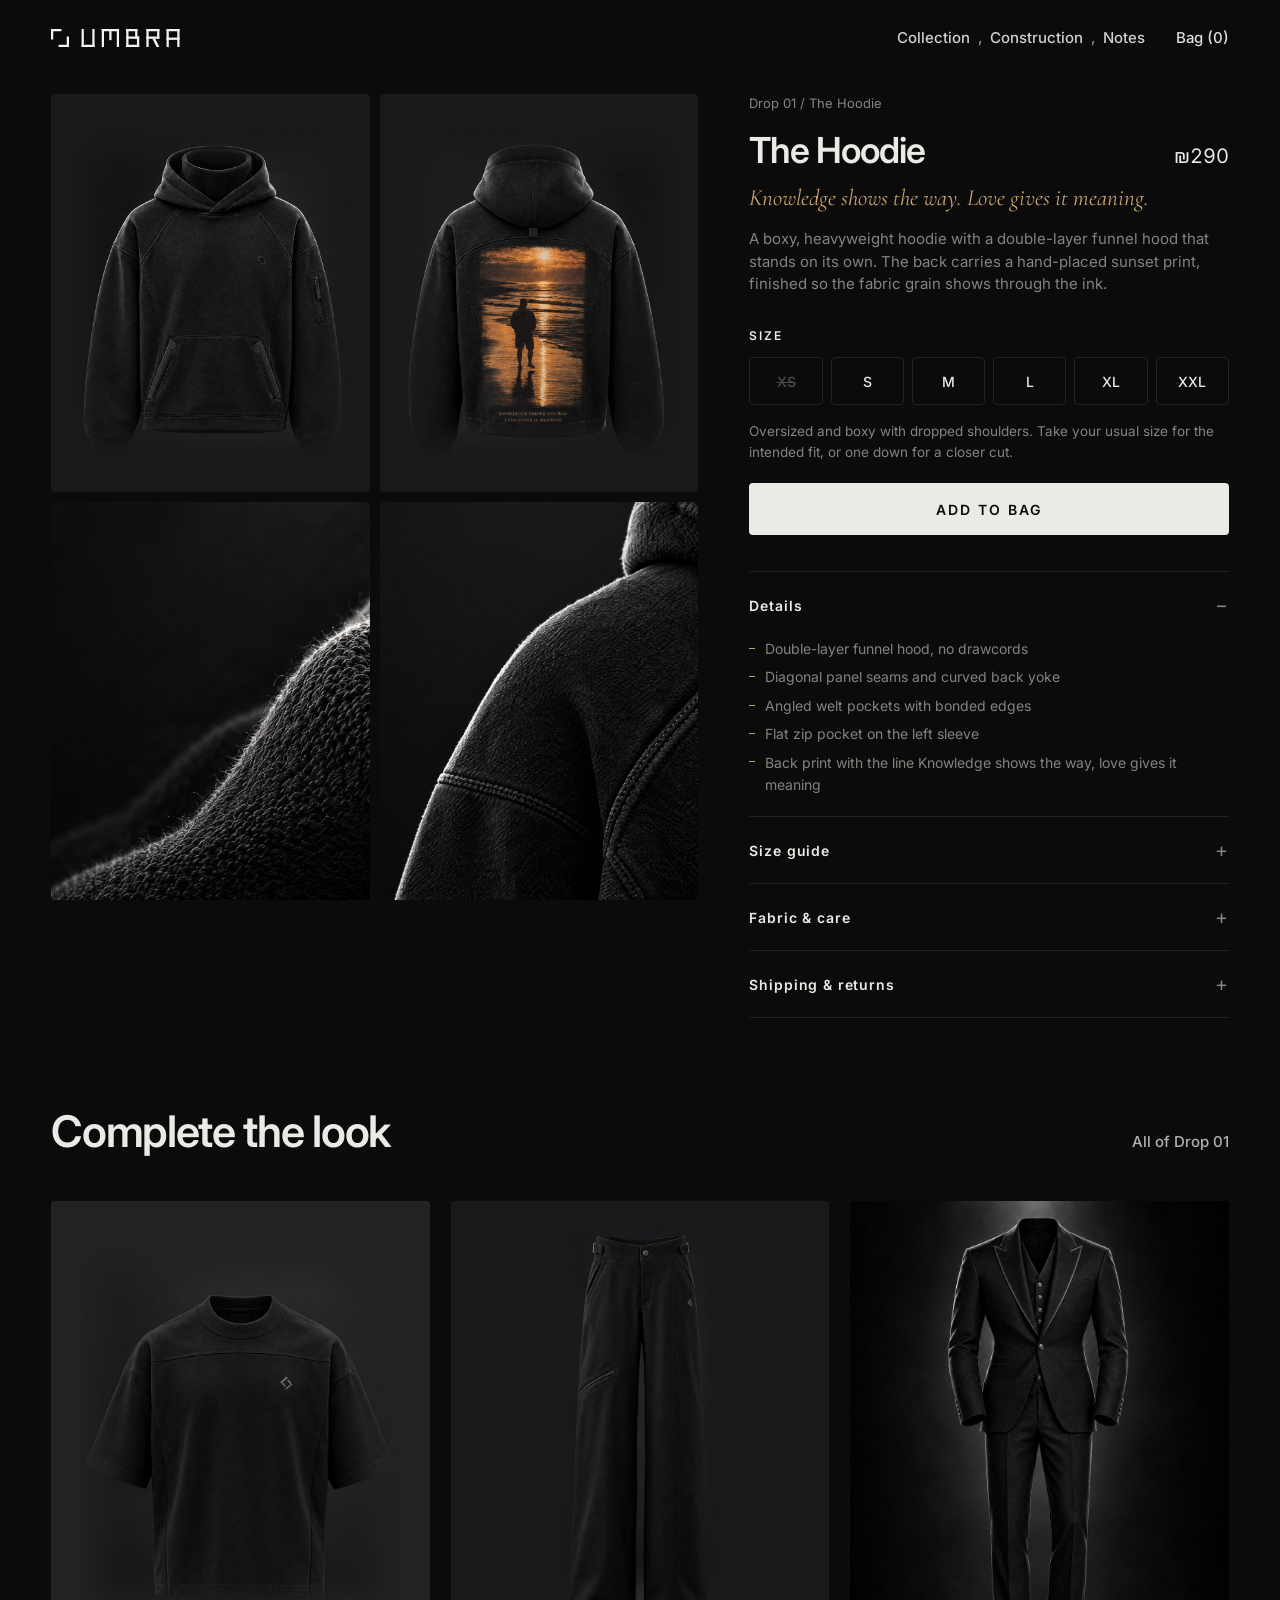
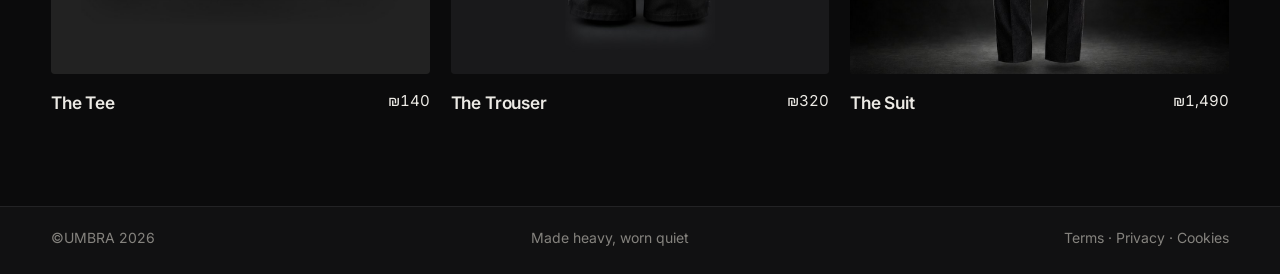
<file: product.html>
<!DOCTYPE html>
<html lang="en">
<head>
<meta charset="UTF-8">
<meta name="viewport" content="width=device-width, initial-scale=1.0">
<title>UMBRA — Drop 01</title>
<meta name="description" content="UMBRA Drop 01: heavyweight garments with architectural seams and quiet gunmetal hardware.">
<meta name="theme-color" content="#0B0B0C">
<link rel="icon" href="assets/logo.svg" type="image/svg+xml">
<link rel="preconnect" href="https://fonts.googleapis.com">
<link rel="preconnect" href="https://fonts.gstatic.com" crossorigin>
<link href="https://fonts.googleapis.com/css2?family=Inter:wght@400;500;600;700&family=Cormorant+Garamond:ital,wght@1,400;1,500&display=swap" rel="stylesheet">
<link rel="stylesheet" href="css/styles.css?v=9">
</head>
<body class="page-product">
<a class="skip-link" href="#main">Skip to content</a>

<!-- ============ HEADER ============ -->
<header class="site-header">
  <a href="index.html" class="wordmark" aria-label="UMBRA, home">
    <svg class="logo" viewBox="0 0 714.0 100.0" fill="currentColor" aria-hidden="true" focusable="false"><path d="M0.00 0.00 L58.00 0.00 L58.00 12.50 L12.50 12.50 L12.50 58.00 L0.00 58.00 Z"/><path d="M100.00 100.00 L42.00 100.00 L42.00 87.50 L87.50 87.50 L87.50 42.00 L100.00 42.00 Z"/><path d="M170.00 0.00 L182.50 0.00 L182.50 100.00 L170.00 100.00 Z"/><path d="M229.50 0.00 L242.00 0.00 L242.00 100.00 L229.50 100.00 Z"/><path d="M170.00 87.50 L242.00 87.50 L242.00 100.00 L170.00 100.00 Z"/><path d="M282.00 0.00 L294.50 0.00 L294.50 100.00 L282.00 100.00 Z"/><path d="M365.50 0.00 L378.00 0.00 L378.00 100.00 L365.50 100.00 Z"/><path d="M282.00 0.00 L378.00 0.00 L378.00 12.50 L282.00 12.50 Z"/><path d="M323.75 0.00 L336.25 0.00 L336.25 62.00 L323.75 62.00 Z"/><path d="M418.00 0.00 L430.50 0.00 L430.50 100.00 L418.00 100.00 Z"/><path d="M418.00 0.00 L480.00 0.00 L480.00 12.50 L418.00 12.50 Z"/><path d="M467.50 0.00 L480.00 0.00 L480.00 54.25 L467.50 54.25 Z"/><path d="M418.00 41.75 L490.00 41.75 L490.00 54.25 L418.00 54.25 Z"/><path d="M477.50 41.75 L490.00 41.75 L490.00 100.00 L477.50 100.00 Z"/><path d="M418.00 87.50 L490.00 87.50 L490.00 100.00 L418.00 100.00 Z"/><path d="M530.00 0.00 L542.50 0.00 L542.50 100.00 L530.00 100.00 Z"/><path d="M530.00 0.00 L602.00 0.00 L602.00 12.50 L530.00 12.50 Z"/><path d="M589.50 0.00 L602.00 0.00 L602.00 54.25 L589.50 54.25 Z"/><path d="M530.00 41.75 L602.00 41.75 L602.00 54.25 L530.00 54.25 Z"/><path d="M563.50 54.25 L579.12 54.25 L602.00 100.00 L586.38 100.00 Z"/><path d="M642.00 0.00 L654.50 0.00 L654.50 100.00 L642.00 100.00 Z"/><path d="M701.50 0.00 L714.00 0.00 L714.00 100.00 L701.50 100.00 Z"/><path d="M642.00 0.00 L714.00 0.00 L714.00 12.50 L642.00 12.50 Z"/><path d="M642.00 47.75 L714.00 47.75 L714.00 60.25 L642.00 60.25 Z"/></svg><span class="visually-hidden">UMBRA</span>
  </a>
  <div class="header-right">
    <nav class="main-nav" aria-label="Primary">
      <a href="index.html#work">Collection</a><span class="sep">,</span>
      <a href="index.html#construction">Construction</a><span class="sep">,</span>
      <a href="index.html#updates">Notes</a>
    </nav>
    <button class="bag-btn" type="button" data-open-bag aria-label="Open bag">Bag (<span data-bag-count>0</span>)</button>
  </div>
</header>

<main id="main">

<!-- ============ PRODUCT ============ -->
<section class="pdp" id="pdp">
  <div class="pdp-media">
    <div class="pdp-gallery" id="pdpGallery" tabindex="0" aria-label="Product images, scroll to see more"></div>
    <div class="pdp-dots" id="pdpDots" aria-hidden="true"></div>
  </div>

  <div class="pdp-info">
    <p class="pdp-crumb"><a href="index.html#work">Drop 01</a> <span aria-hidden="true">/</span> <span id="pdpCrumb"></span></p>
    <div class="pdp-title-row">
      <h1 class="pdp-name" id="pdpName">Loading…</h1>
      <p class="pdp-price" id="pdpPrice"></p>
    </div>
    <p class="pdp-tagline" id="pdpTagline"></p>
    <p class="pdp-desc" id="pdpDesc"></p>

    <form class="pdp-form" id="pdpForm" novalidate>
      <fieldset class="size-field">
        <legend class="size-legend">Size <span class="size-chosen" id="sizeChosen"></span></legend>
        <div class="size-grid" id="sizeGrid"></div>
      </fieldset>
      <p class="pdp-fit" id="pdpFit"></p>
      <p class="form-error" id="sizeError" role="alert" hidden>Choose a size first.</p>
      <button class="btn btn-primary btn-wide" type="submit" id="addBtn">Add to bag</button>
    </form>

    <div class="pdp-acc">
      <details open>
        <summary>Details</summary>
        <ul class="pdp-list" id="pdpDetails"></ul>
      </details>
      <details>
        <summary>Size guide</summary>
        <div class="size-guide" id="sizeGuide"></div>
      </details>
      <details>
        <summary>Fabric &amp; care</summary>
        <p id="pdpFabric"></p>
      </details>
      <details>
        <summary>Shipping &amp; returns</summary>
        <p>Free shipping on orders over ₪500. Delivered in 2–5 working days within Israel. Returns accepted within 30 days, unworn and with tags attached.</p>
      </details>
    </div>
  </div>
</section>

<noscript><p class="pdp-noscript">This page needs JavaScript to show the product. <a href="index.html#work">Back to the collection</a>.</p></noscript>

<!-- ============ COMPLETE THE LOOK ============ -->
<section class="work pdp-more" aria-labelledby="moreTitle">
  <div class="section-head">
    <h2 class="section-title" id="moreTitle">Complete the look</h2>
    <a href="index.html#work" class="view-all">All of Drop 01</a>
  </div>
  <div class="product-grid product-grid-2" id="moreGrid"></div>
</section>

</main>

<!-- ============ FOOTER ============ -->
<footer class="site-footer" id="footer">
  <div class="footer-bottom">
    <p>©UMBRA 2026</p>
    <p>Made heavy, worn quiet</p>
    <p><a href="#">Terms</a> · <a href="#">Privacy</a> · <a href="#">Cookies</a></p>
  </div>
</footer>

<script src="js/products.js?v=9"></script>
<script src="js/shop-config.js?v=9"></script>
<script src="js/shopify.js?v=9"></script>
<script src="js/paypal.js?v=9"></script>
<script src="js/cart.js?v=9"></script>
<script src="js/product.js?v=9"></script>
</body>
</html>
</file>
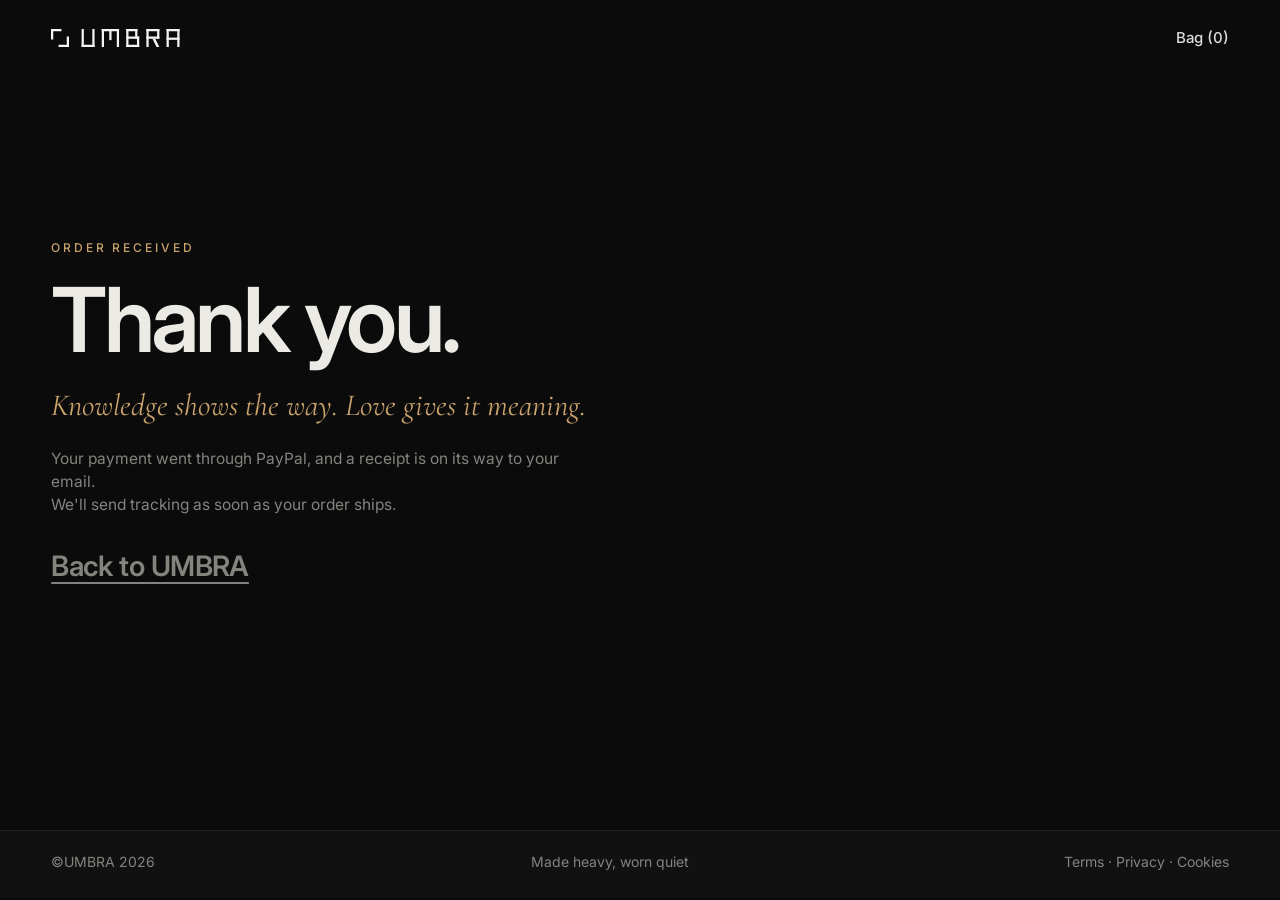
<file: thank-you.html>
<!DOCTYPE html>
<html lang="en">
<head>
<meta charset="UTF-8">
<meta name="viewport" content="width=device-width, initial-scale=1.0">
<title>Thank you — UMBRA</title>
<meta name="robots" content="noindex">
<meta name="theme-color" content="#0B0B0C">
<link rel="icon" href="assets/logo.svg" type="image/svg+xml">
<link rel="preconnect" href="https://fonts.googleapis.com">
<link rel="preconnect" href="https://fonts.gstatic.com" crossorigin>
<link href="https://fonts.googleapis.com/css2?family=Inter:wght@400;500;600;700&family=Cormorant+Garamond:ital,wght@1,400;1,500&display=swap" rel="stylesheet">
<link rel="stylesheet" href="css/styles.css?v=9">
</head>
<body class="page-product">
<a class="skip-link" href="#main">Skip to content</a>

<header class="site-header">
  <a href="index.html" class="wordmark" aria-label="UMBRA, home">
    <svg class="logo" viewBox="0 0 714.0 100.0" fill="currentColor" aria-hidden="true" focusable="false"><path d="M0.00 0.00 L58.00 0.00 L58.00 12.50 L12.50 12.50 L12.50 58.00 L0.00 58.00 Z"/><path d="M100.00 100.00 L42.00 100.00 L42.00 87.50 L87.50 87.50 L87.50 42.00 L100.00 42.00 Z"/><path d="M170.00 0.00 L182.50 0.00 L182.50 100.00 L170.00 100.00 Z"/><path d="M229.50 0.00 L242.00 0.00 L242.00 100.00 L229.50 100.00 Z"/><path d="M170.00 87.50 L242.00 87.50 L242.00 100.00 L170.00 100.00 Z"/><path d="M282.00 0.00 L294.50 0.00 L294.50 100.00 L282.00 100.00 Z"/><path d="M365.50 0.00 L378.00 0.00 L378.00 100.00 L365.50 100.00 Z"/><path d="M282.00 0.00 L378.00 0.00 L378.00 12.50 L282.00 12.50 Z"/><path d="M323.75 0.00 L336.25 0.00 L336.25 62.00 L323.75 62.00 Z"/><path d="M418.00 0.00 L430.50 0.00 L430.50 100.00 L418.00 100.00 Z"/><path d="M418.00 0.00 L480.00 0.00 L480.00 12.50 L418.00 12.50 Z"/><path d="M467.50 0.00 L480.00 0.00 L480.00 54.25 L467.50 54.25 Z"/><path d="M418.00 41.75 L490.00 41.75 L490.00 54.25 L418.00 54.25 Z"/><path d="M477.50 41.75 L490.00 41.75 L490.00 100.00 L477.50 100.00 Z"/><path d="M418.00 87.50 L490.00 87.50 L490.00 100.00 L418.00 100.00 Z"/><path d="M530.00 0.00 L542.50 0.00 L542.50 100.00 L530.00 100.00 Z"/><path d="M530.00 0.00 L602.00 0.00 L602.00 12.50 L530.00 12.50 Z"/><path d="M589.50 0.00 L602.00 0.00 L602.00 54.25 L589.50 54.25 Z"/><path d="M530.00 41.75 L602.00 41.75 L602.00 54.25 L530.00 54.25 Z"/><path d="M563.50 54.25 L579.12 54.25 L602.00 100.00 L586.38 100.00 Z"/><path d="M642.00 0.00 L654.50 0.00 L654.50 100.00 L642.00 100.00 Z"/><path d="M701.50 0.00 L714.00 0.00 L714.00 100.00 L701.50 100.00 Z"/><path d="M642.00 0.00 L714.00 0.00 L714.00 12.50 L642.00 12.50 Z"/><path d="M642.00 47.75 L714.00 47.75 L714.00 60.25 L642.00 60.25 Z"/></svg><span class="visually-hidden">UMBRA</span>
  </a>
  <div class="header-right">
    <button class="bag-btn" type="button" data-open-bag aria-label="Open bag">Bag (<span data-bag-count>0</span>)</button>
  </div>
</header>

<main id="main" class="thanks">
  <p class="eyebrow">Order received</p>
  <h1 class="thanks-title">Thank you.</h1>
  <p class="thanks-quote">Knowledge shows the way. Love gives it meaning.</p>
  <p class="thanks-copy">Your payment went through PayPal, and a receipt is on its way to your email.<br>
    We'll send tracking as soon as your order ships.</p>
  <p class="thanks-ref" id="orderRef" hidden>Order reference: <strong></strong></p>
  <a href="index.html" class="cta-link">Back to UMBRA</a>
</main>

<footer class="site-footer">
  <div class="footer-bottom">
    <p>©UMBRA 2026</p>
    <p>Made heavy, worn quiet</p>
    <p><a href="#">Terms</a> · <a href="#">Privacy</a> · <a href="#">Cookies</a></p>
  </div>
</footer>

<script src="js/products.js?v=9"></script>
<script src="js/shop-config.js?v=9"></script>
<script src="js/cart.js?v=9"></script>
<script>
  // Paid: empty the bag and show the order reference PayPal sent back
  (function () {
    var ref = new URLSearchParams(location.search).get("order");
    if (ref && /^UMB-[\w-]+$/.test(ref)) {
      var el = document.getElementById("orderRef");
      el.querySelector("strong").textContent = ref;
      el.hidden = false;
      if (window.UMBRA_BAG) window.UMBRA_BAG.clear();
    }
  })();
</script>
</body>
</html>
</file>
<file: css/styles.css>
/* ============================================================
   UMBRA — Drop 01
   Dark luxury streetwear landing, built on the ORBE editorial layout
   ============================================================ */

:root{
  --bg:#0B0B0C;
  --bg-soft:#111112;
  --surface:#151516;
  --line:#232325;
  --ink:#ECEAE5;
  --grey:#85837E;
  --grey-light:#2C2C2E;   /* unlit words in the scroll-fill text */
  --white:#FFFFFF;
  --accent:#C9A36B;       /* sunset sand from the hoodie print */
  --gunmetal:#8C8F93;
  --radius:4px;
  --font:"Inter",Helvetica,Arial,sans-serif;
  --serif:"Cormorant Garamond",Georgia,serif;
  --gutter:clamp(20px,4vw,64px);
  --header-h:76px;
}

*,*::before,*::after{box-sizing:border-box;margin:0;padding:0}
html{scroll-behavior:smooth}
body{
  font-family:var(--font);
  background:var(--bg);
  color:var(--ink);
  line-height:1.5;
  overflow-x:hidden;
  -webkit-font-smoothing:antialiased;
}
img{display:block;max-width:100%}
a{color:inherit;text-decoration:none}
ul{list-style:none}
button{font:inherit;color:inherit;background:none;border:0;cursor:pointer}

.visually-hidden{position:absolute;width:1px;height:1px;clip-path:inset(50%);overflow:hidden;white-space:nowrap}
.skip-link{position:fixed;top:-60px;left:16px;z-index:300;background:var(--ink);color:var(--white);padding:10px 18px;transition:top .2s}
.skip-link:focus{top:12px}
:focus-visible{outline:3px solid var(--accent);outline-offset:2px}

/* ---------------- Header (blend-adaptive) ---------------- */
.site-header{
  position:fixed;inset:0 0 auto 0;z-index:100;
  height:var(--header-h);
  display:flex;align-items:center;justify-content:space-between;
  padding:0 var(--gutter);
  mix-blend-mode:difference;
  color:var(--white);
}
.wordmark{
  display:inline-flex;align-items:center;gap:10px;
  font-weight:600;font-size:17px;letter-spacing:.32em;
}
.wordmark .logo{display:block;height:18px;width:auto;flex:none}
.footer-wordmark .logo{height:22px}
.main-nav{display:flex;gap:8px;font-size:15px;font-weight:500}
.main-nav .sep{opacity:.6}
.main-nav a{opacity:.85;transition:opacity .25s}
.main-nav a:hover{opacity:1;text-decoration:underline;text-underline-offset:4px}

/* ---------------- Hero ---------------- */
.hero{position:relative;height:100vh;height:100svh;overflow:hidden;background:var(--bg)}
.hero-slides{position:absolute;inset:0}
.hero-slide{
  position:absolute;inset:0;
  opacity:0;visibility:hidden;
  transition:opacity 1.1s cubic-bezier(.4,0,.2,1), visibility 0s linear 1.1s;
}
.hero-slide.is-active{opacity:1;visibility:visible;transition:opacity 1.1s cubic-bezier(.4,0,.2,1)}
.hero-slide img,.hero-slide video{position:absolute;inset:0;width:100%;height:100%;object-fit:cover}
.hero-slide::after{
  content:"";position:absolute;inset:0;
  background:linear-gradient(90deg,rgba(0,0,0,.62) 0%,rgba(0,0,0,.18) 45%,transparent 70%),
             linear-gradient(0deg,rgba(0,0,0,.55) 0%,transparent 40%);
}
.hero-copy{
  position:absolute;z-index:2;
  left:var(--gutter);right:var(--gutter);bottom:22%;
}
.hero-eyebrow{
  margin-bottom:clamp(14px,2vh,22px);
  font-size:12px;font-weight:500;letter-spacing:.24em;text-transform:uppercase;
  color:var(--accent);
}
.hero-headline{
  font-size:clamp(38px,4.6vw,76px);
  font-weight:600;letter-spacing:-0.03em;line-height:1.04;
  color:var(--white);
  max-width:16ch;
}
.hero-headline em{font-family:var(--serif);font-weight:400;font-style:italic;letter-spacing:-0.01em;color:var(--accent)}
.hero-thumbs{
  position:absolute;z-index:3;
  left:var(--gutter);bottom:clamp(24px,4vh,44px);
  display:flex;gap:10px;
}
.hero-thumb{
  width:64px;height:44px;border-radius:var(--radius);overflow:hidden;
  opacity:.55;outline:2px solid transparent;outline-offset:2px;
  transition:opacity .3s, outline-color .3s;
  padding:0;
}
.hero-thumb img{width:100%;height:100%;object-fit:cover}
.hero-thumb.is-active{opacity:1;outline-color:var(--white)}
.hero-counter{
  position:absolute;z-index:3;
  right:var(--gutter);bottom:clamp(24px,4vh,44px);
  color:var(--white);
  font-size:15px;font-weight:500;letter-spacing:.06em;
}

/* ---------------- Statement (word fill scrub) ---------------- */
.statement{
  padding:clamp(110px,16vh,200px) var(--gutter);
  background:var(--bg);
}
.fill-text{
  margin-left:auto;
  max-width:62%;
  font-size:clamp(30px,3.6vw,58px);
  font-weight:600;letter-spacing:-0.025em;line-height:1.14;
}
.fill-text .fw{color:var(--grey-light);transition:color .3s linear}
.eyebrow{
  max-width:62%;margin:0 0 clamp(18px,3vh,28px) auto;
  font-size:12px;font-weight:500;letter-spacing:.24em;text-transform:uppercase;
  color:var(--accent);
}

/* ---------------- Collection ---------------- */
.work{padding:clamp(48px,7vh,90px) var(--gutter) clamp(80px,10vh,140px);background:var(--bg)}
.product-grid{
  display:grid;grid-template-columns:repeat(4,1fr);
  gap:clamp(14px,1.6vw,26px);
}
.product-media{
  position:relative;display:block;
  aspect-ratio:4/5;overflow:hidden;
  border-radius:var(--radius);
  background:var(--surface);
}
.product-media img{
  position:absolute;inset:0;width:100%;height:100%;object-fit:cover;
  transition:opacity .7s cubic-bezier(.4,0,.2,1), transform 1.2s cubic-bezier(.2,.6,.2,1);
}
.product-media .img-back{opacity:0}
.product-card:hover .img-back,.product-media:focus-visible .img-back{opacity:1}
.product-card:hover .img-front,.product-media:focus-visible .img-front{opacity:0}
.product-card:hover .product-media img{transform:scale(1.03)}
.product-tag{
  position:absolute;top:14px;left:14px;z-index:2;
  padding:5px 10px;border:1px solid rgba(201,163,107,.5);border-radius:999px;
  font-size:11px;letter-spacing:.14em;text-transform:uppercase;color:var(--accent);
  background:rgba(11,11,12,.55);
}
.product-info{
  display:grid;grid-template-columns:1fr auto;gap:4px 16px;
  padding-top:16px;
}
.product-name{font-size:clamp(17px,1.35vw,21px);font-weight:600;letter-spacing:-0.01em}
.product-price{font-size:15px;color:var(--ink);font-variant-numeric:tabular-nums}
.product-meta{grid-column:1/-1;font-size:13.5px;color:var(--grey);line-height:1.5}
.section-head{
  display:flex;align-items:baseline;justify-content:space-between;
  margin-bottom:clamp(28px,4vh,48px);
}
.section-title{
  font-size:clamp(30px,3.4vw,56px);
  font-weight:600;letter-spacing:-0.03em;
}
.view-all{font-size:15px;font-weight:500;opacity:.75;transition:opacity .25s}
.view-all:hover{opacity:1;text-decoration:underline;text-underline-offset:4px}
/* ---------------- Capabilities (pinned) ---------------- */
.capabilities{position:relative}
.cap-pin{
  position:relative;height:100vh;height:100svh;overflow:hidden;
  background:#111;
}
.cap-bgs{position:absolute;inset:0}
.cap-bg{
  position:absolute;inset:0;width:100%;height:100%;object-fit:cover;
  opacity:0;transform:scale(1.08);
  transition:opacity .8s cubic-bezier(.4,0,.2,1), transform 1.4s cubic-bezier(.2,.6,.2,1);
}
.cap-bg.is-active{opacity:1;transform:scale(1)}
.cap-scrim{position:absolute;inset:0;background:linear-gradient(90deg,rgba(0,0,0,.55),rgba(0,0,0,.25) 60%,rgba(0,0,0,.45))}
.cap-label{
  position:absolute;top:clamp(88px,12vh,120px);left:var(--gutter);z-index:2;
  color:var(--white);font-size:15px;font-weight:500;letter-spacing:.02em;
  display:flex;align-items:center;gap:14px;
}
.cap-line{display:inline-block;width:56px;height:1px;background:rgba(255,255,255,.6)}
.cap-list{
  position:absolute;z-index:2;
  right:var(--gutter);bottom:clamp(48px,9vh,96px);
  text-align:right;
  display:grid;gap:clamp(4px,1vh,10px);
}
.cap-list li{
  font-size:clamp(40px,5.4vw,88px);
  font-weight:600;letter-spacing:-0.03em;line-height:1.02;
  color:rgba(255,255,255,.28);
  transition:color .45s cubic-bezier(.4,0,.2,1), transform .45s cubic-bezier(.4,0,.2,1);
}
.cap-list li.is-active{color:var(--white);transform:translateX(-14px)}

/* ---------------- Latest updates ---------------- */
.updates{padding:clamp(80px,11vh,150px) 0 clamp(80px,11vh,150px) var(--gutter);background:var(--bg)}
.updates .section-head{padding-right:var(--gutter)}
.carousel-btns{display:flex;gap:10px}
.car-btn{
  width:46px;height:46px;border-radius:50%;
  border:1.5px solid var(--ink);
  display:grid;place-items:center;
  transition:background .25s,color .25s,opacity .25s;
}
.car-btn:hover{background:var(--ink);color:var(--bg)}
.car-btn:disabled{opacity:.3;pointer-events:none}
.updates-viewport{overflow:hidden}
.updates-track{
  display:flex;gap:clamp(16px,1.8vw,28px);
  transition:transform .8s cubic-bezier(.2,.6,.2,1);
  will-change:transform;
}
.update-card{flex:0 0 calc((100% - 2 * clamp(16px,1.8vw,28px)) / 3);min-width:0}
.update-media{border-radius:var(--radius);overflow:hidden;aspect-ratio:4/3;margin-bottom:16px}
.update-media img{width:100%;height:100%;object-fit:cover;transition:transform 1s cubic-bezier(.2,.6,.2,1)}
.update-card:hover .update-media img{transform:scale(1.045)}
.update-meta{font-size:13.5px;color:var(--grey);margin-bottom:6px}
.update-title{font-size:clamp(17px,1.35vw,21px);font-weight:600;letter-spacing:-0.015em;line-height:1.25;max-width:26ch}

/* ---------------- CTA ---------------- */
.cta{
  padding:clamp(110px,16vh,200px) var(--gutter) clamp(80px,10vh,130px);
  background:var(--bg);
  text-align:left;
}
.cta .fill-text{margin-left:0;max-width:80%}
.fill-text.quote{
  font-family:var(--serif);font-style:italic;font-weight:400;
  font-size:clamp(38px,5vw,84px);letter-spacing:-0.01em;line-height:1.05;
}
.cta-link{
  display:inline-block;margin-top:clamp(28px,4vh,44px);
  font-size:clamp(22px,2.2vw,34px);font-weight:600;letter-spacing:-0.02em;
  color:var(--grey);
  text-decoration:underline;text-underline-offset:6px;text-decoration-thickness:2px;
  transition:color .3s;
}
.cta-link:hover{color:var(--accent)}

/* ---------------- Footer ---------------- */
.site-footer{background:var(--bg-soft);border-top:1px solid var(--line)}
.footer-top{
  display:grid;grid-template-columns:1.3fr 1fr 0.8fr 1.1fr;
  gap:clamp(32px,4vw,72px);
  align-items:start;
  padding:clamp(56px,8vh,96px) var(--gutter);
}
.footer-wordmark{font-size:26px}
.footer-brandcol{display:grid;gap:18px;justify-items:start}
.footer-tagline{font-size:15px;line-height:1.55;color:var(--grey)}
.footer-social{font-size:15px;font-weight:500}
.footer-social a:hover{text-decoration:underline;text-underline-offset:3px}
.footer-col{display:grid;gap:10px;font-size:15px;align-content:start}
.footer-col h4{
  font-size:12px;font-weight:600;letter-spacing:.14em;text-transform:uppercase;
  color:var(--grey);margin-bottom:8px;
}
.footer-col p{line-height:1.55;color:var(--ink)}
.footer-col a:hover{text-decoration:underline;text-underline-offset:3px}
.footer-news p{color:var(--grey);font-size:14.5px}
.news-form{
  display:flex;margin-top:10px;
  border-bottom:1.5px solid var(--ink);
  max-width:300px;
}
.news-form input{
  flex:1;font:inherit;font-size:15px;
  background:transparent;border:0;padding:10px 2px;color:var(--ink);
}
.news-form input::placeholder{color:var(--grey)}
.news-form input:focus{outline:none}
.news-form button{font-size:20px;padding:0 8px;transition:transform .25s}
.news-form button:hover{transform:translateX(4px)}
.footer-bottom{
  display:flex;justify-content:space-between;gap:16px;flex-wrap:wrap;
  padding:20px var(--gutter) 26px;
  font-size:14px;color:var(--grey);
  border-top:1px solid var(--line);
}
.footer-bottom a:hover{color:var(--ink)}

/* ---------------- Header: bag button ---------------- */
.header-right{display:flex;align-items:center;gap:clamp(16px,2.4vw,36px)}
.bag-btn{font-size:15px;font-weight:500;font-variant-numeric:tabular-nums;opacity:.9;transition:opacity .25s}
.bag-btn:hover{opacity:1;text-decoration:underline;text-underline-offset:4px}

/* ---------------- Buttons ---------------- */
.btn{
  display:inline-flex;align-items:center;justify-content:center;
  min-height:52px;padding:0 28px;border-radius:var(--radius);
  font-size:14px;font-weight:600;letter-spacing:.14em;text-transform:uppercase;
  transition:background .25s,color .25s,border-color .25s;
}
.btn-primary{background:var(--ink);color:var(--bg)}
.btn-primary:hover{background:var(--accent)}
.btn-wide{width:100%}

/* ---------------- Product page ---------------- */
.page-product main{padding-top:var(--header-h)}
.pdp{
  display:grid;grid-template-columns:minmax(0,1.35fr) minmax(320px,1fr);
  gap:clamp(28px,4vw,72px);
  padding:clamp(16px,2vh,28px) var(--gutter) clamp(64px,9vh,120px);
  align-items:start;
}
.pdp-gallery{display:grid;grid-template-columns:1fr 1fr;gap:clamp(8px,.8vw,14px)}
.pdp-shot{aspect-ratio:4/5;overflow:hidden;border-radius:var(--radius);background:var(--surface)}
.pdp-shot img{width:100%;height:100%;object-fit:cover}
.pdp-shot:last-child:nth-child(odd){grid-column:1/-1;aspect-ratio:16/10}
.pdp-dots{display:none}
.pdp-info{position:sticky;top:calc(var(--header-h) + 16px)}
.pdp-crumb{font-size:13px;color:var(--grey);margin-bottom:18px}
.pdp-crumb a:hover{color:var(--ink)}
.pdp-title-row{display:flex;justify-content:space-between;align-items:baseline;gap:16px}
.pdp-name{font-size:clamp(30px,2.8vw,44px);font-weight:600;letter-spacing:-0.03em;line-height:1.05}
.pdp-price{font-size:20px;font-variant-numeric:tabular-nums}
.pdp-tagline{
  margin-top:14px;
  font-family:var(--serif);font-style:italic;font-size:clamp(22px,1.8vw,28px);line-height:1.2;
  color:var(--accent);
}
.pdp-desc{margin-top:16px;color:var(--grey);font-size:15px;max-width:52ch}
.pdp-form{margin-top:clamp(24px,3.5vh,36px)}
.size-field{border:0}
.size-legend{font-size:12px;font-weight:600;letter-spacing:.16em;text-transform:uppercase;margin-bottom:12px}
.size-chosen{color:var(--accent)}
.size-grid{display:grid;grid-template-columns:repeat(auto-fill,minmax(64px,1fr));gap:8px}
.size-opt{position:relative;cursor:pointer}
.size-opt input{position:absolute;inset:0;opacity:0;cursor:pointer}
.size-opt > span{
  display:grid;place-items:center;height:48px;
  border:1px solid var(--line);border-radius:var(--radius);
  font-size:14px;font-weight:500;
  transition:border-color .2s,background .2s,color .2s;
}
.size-opt:hover > span{border-color:var(--grey)}
.size-opt input:checked + span{background:var(--ink);color:var(--bg);border-color:var(--ink)}
.size-opt input:focus-visible + span{outline:3px solid var(--accent);outline-offset:2px}
.size-opt.is-out{cursor:not-allowed}
.size-opt.is-out > span{color:#4a4a4c;text-decoration:line-through}
.pdp-fit{margin:16px 0 20px;font-size:13.5px;color:var(--grey);line-height:1.55}
.form-error{margin:-6px 0 14px;font-size:13.5px;color:#E08A6B}
.pdp-acc{margin-top:clamp(28px,4vh,40px);border-top:1px solid var(--line)}
.pdp-acc details{border-bottom:1px solid var(--line)}
.pdp-acc summary{
  display:flex;justify-content:space-between;align-items:center;
  padding:18px 0;cursor:pointer;list-style:none;
  font-size:14px;font-weight:600;letter-spacing:.06em;
}
.pdp-acc summary::-webkit-details-marker{display:none}
.pdp-acc summary::after{content:"+";font-weight:400;font-size:20px;color:var(--grey)}
.pdp-acc details[open] summary::after{content:"−"}
.pdp-acc details > :not(summary){padding-bottom:20px;font-size:14px;color:var(--grey);line-height:1.6}
.pdp-list{display:grid;gap:6px}
.pdp-list li{padding-left:16px;position:relative}
.pdp-list li::before{content:"";position:absolute;left:0;top:.7em;width:6px;height:1px;background:var(--accent)}
.size-guide table{width:100%;border-collapse:collapse;font-variant-numeric:tabular-nums}
.size-guide th,.size-guide td{padding:8px 6px;text-align:left;border-bottom:1px solid var(--line);font-weight:400}
.size-guide thead th{font-size:12px;letter-spacing:.08em;text-transform:uppercase;color:var(--ink)}
.size-guide tbody th{color:var(--ink);font-weight:500}
.size-guide-note{margin-top:10px;font-size:12.5px}
.pdp-noscript{padding:40px var(--gutter);color:var(--grey)}
.pdp-more{padding-top:0}
.product-grid-2{grid-template-columns:repeat(3,1fr)}  /* "Complete the look": the other three pieces */
.product-name a:hover{text-decoration:underline;text-underline-offset:4px}
.page-product .footer-bottom{border-top:0}

/* ---------------- Thank-you page ---------------- */
.thanks{
  min-height:calc(100svh - 70px);
  display:grid;align-content:center;justify-items:start;gap:18px;
  padding:calc(var(--header-h) + 40px) var(--gutter) 80px;
}
.thanks .eyebrow{margin:0;max-width:none}
.thanks-title{font-size:clamp(48px,7vw,110px);font-weight:600;letter-spacing:-0.04em;line-height:1}
.thanks-quote{font-family:var(--serif);font-style:italic;font-size:clamp(24px,2.4vw,36px);color:var(--accent)}
.thanks-copy{max-width:52ch;color:var(--grey);font-size:15.5px}
.thanks-ref{font-size:14px;color:var(--grey)}
.thanks-ref strong{color:var(--ink);font-weight:600;letter-spacing:.04em}
.thanks .cta-link{margin-top:10px}

/* ---------------- Bag drawer ---------------- */
.bag{position:fixed;inset:0;z-index:400}
.bag-scrim{position:absolute;inset:0;background:rgba(0,0,0,.6);opacity:0;transition:opacity .35s}
.bag-panel{
  position:absolute;top:0;right:0;bottom:0;
  width:min(440px,100%);
  display:flex;flex-direction:column;
  background:var(--bg-soft);border-left:1px solid var(--line);
  transform:translateX(100%);transition:transform .35s cubic-bezier(.4,0,.2,1);
}
.bag.is-open .bag-scrim{opacity:1}
.bag.is-open .bag-panel{transform:none}
html.bag-open{overflow:hidden}
.bag-head{display:flex;justify-content:space-between;align-items:center;padding:22px 24px;border-bottom:1px solid var(--line)}
.bag-title{font-size:15px;font-weight:600;letter-spacing:.14em;text-transform:uppercase}
.bag-close{display:grid;place-items:center;width:40px;height:40px;margin-right:-10px}
.bag-status{padding:0 24px;font-size:13px;color:var(--accent);min-height:0}
.bag-status:not(:empty){padding-top:14px}
.bag-items{flex:1;overflow-y:auto;padding:8px 24px}
.bag-item{display:grid;grid-template-columns:88px 1fr;gap:16px;padding:16px 0;border-bottom:1px solid var(--line)}
.bag-thumb{aspect-ratio:4/5;border-radius:var(--radius);overflow:hidden;background:var(--surface)}
.bag-thumb img{width:100%;height:100%;object-fit:cover}
.bag-info{display:grid;align-content:space-between;gap:6px}
.bag-line{display:flex;justify-content:space-between;align-items:center;gap:12px;font-size:14.5px}
.bag-name{font-weight:600}
.bag-size{font-size:13px;color:var(--grey)}
.qty{display:inline-flex;align-items:center;border:1px solid var(--line);border-radius:var(--radius)}
.qty button{width:34px;height:34px;font-size:16px}
.qty span{min-width:22px;text-align:center;font-size:14px;font-variant-numeric:tabular-nums}
.bag-remove{font-size:13px;color:var(--grey);text-decoration:underline;text-underline-offset:3px}
.bag-remove:hover{color:var(--ink)}
.bag-empty{display:none;flex:1;padding:40px 24px;color:var(--grey)}
.bag-link{display:inline-block;margin-top:14px;color:var(--ink);text-decoration:underline;text-underline-offset:4px}
.bag.is-empty .bag-empty{display:block}
.bag.is-empty .bag-items,.bag.is-empty .bag-foot{display:none}
.bag-foot{padding:20px 24px 24px;border-top:1px solid var(--line);display:grid;gap:12px}
.bag-row{display:flex;justify-content:space-between;font-size:15px;font-weight:600}
.bag-note{font-size:12.5px;color:var(--grey)}

/* ---------------- Responsive ---------------- */
@media (max-width:1024px){
  .fill-text{max-width:88%}
  .cta .fill-text{max-width:100%}
  .eyebrow{max-width:88%}
  .product-grid{grid-template-columns:1fr 1fr}
  .product-grid-2{grid-template-columns:repeat(3,1fr)}
  .update-card{flex-basis:calc((100% - clamp(16px,1.8vw,28px)) / 2)}
}
@media (max-width:768px){
  :root{--header-h:64px}
  .main-nav{display:none}
  .hero-copy{bottom:clamp(110px,18vh,160px)}
  .hero-slide img.focus-right{object-position:76% center}
  .pdp{grid-template-columns:1fr;padding-left:0;padding-right:0;gap:24px}
  .pdp-gallery{
    display:flex;overflow-x:auto;scroll-snap-type:x mandatory;gap:0;
    scrollbar-width:none;
  }
  .pdp-gallery::-webkit-scrollbar{display:none}
  .pdp-shot{flex:0 0 100%;scroll-snap-align:start;border-radius:0}
  .pdp-dots{display:flex;justify-content:center;gap:6px;margin-top:12px}
  .pdp-dots span{width:6px;height:6px;border-radius:50%;background:var(--grey-light);transition:background .25s}
  .pdp-dots span.is-active{background:var(--ink)}
  .pdp-info{position:static;padding:0 var(--gutter)}
  .eyebrow{max-width:100%;margin-left:0}
  .product-grid{grid-template-columns:1fr}
  .cap-list{right:var(--gutter);left:var(--gutter);text-align:left}
  .cap-list li{font-size:clamp(34px,10vw,56px)}
  .update-card{flex-basis:82%}
  .footer-top{grid-template-columns:1fr 1fr;gap:32px}
  .footer-bottom{justify-content:flex-start;gap:10px 24px}
}

/* ---------------- Reduced motion ---------------- */
@media (prefers-reduced-motion:reduce){
  html{scroll-behavior:auto}
  *,*::before,*::after{transition-duration:.01ms!important;animation-duration:.01ms!important}
  .hero-slide{transition:none}
  .cap-bg{transition:none}
  .updates-track{transition:none}
  .fill-text .fw{color:var(--ink)}
  .product-media img{transition:none}
}
</file>
